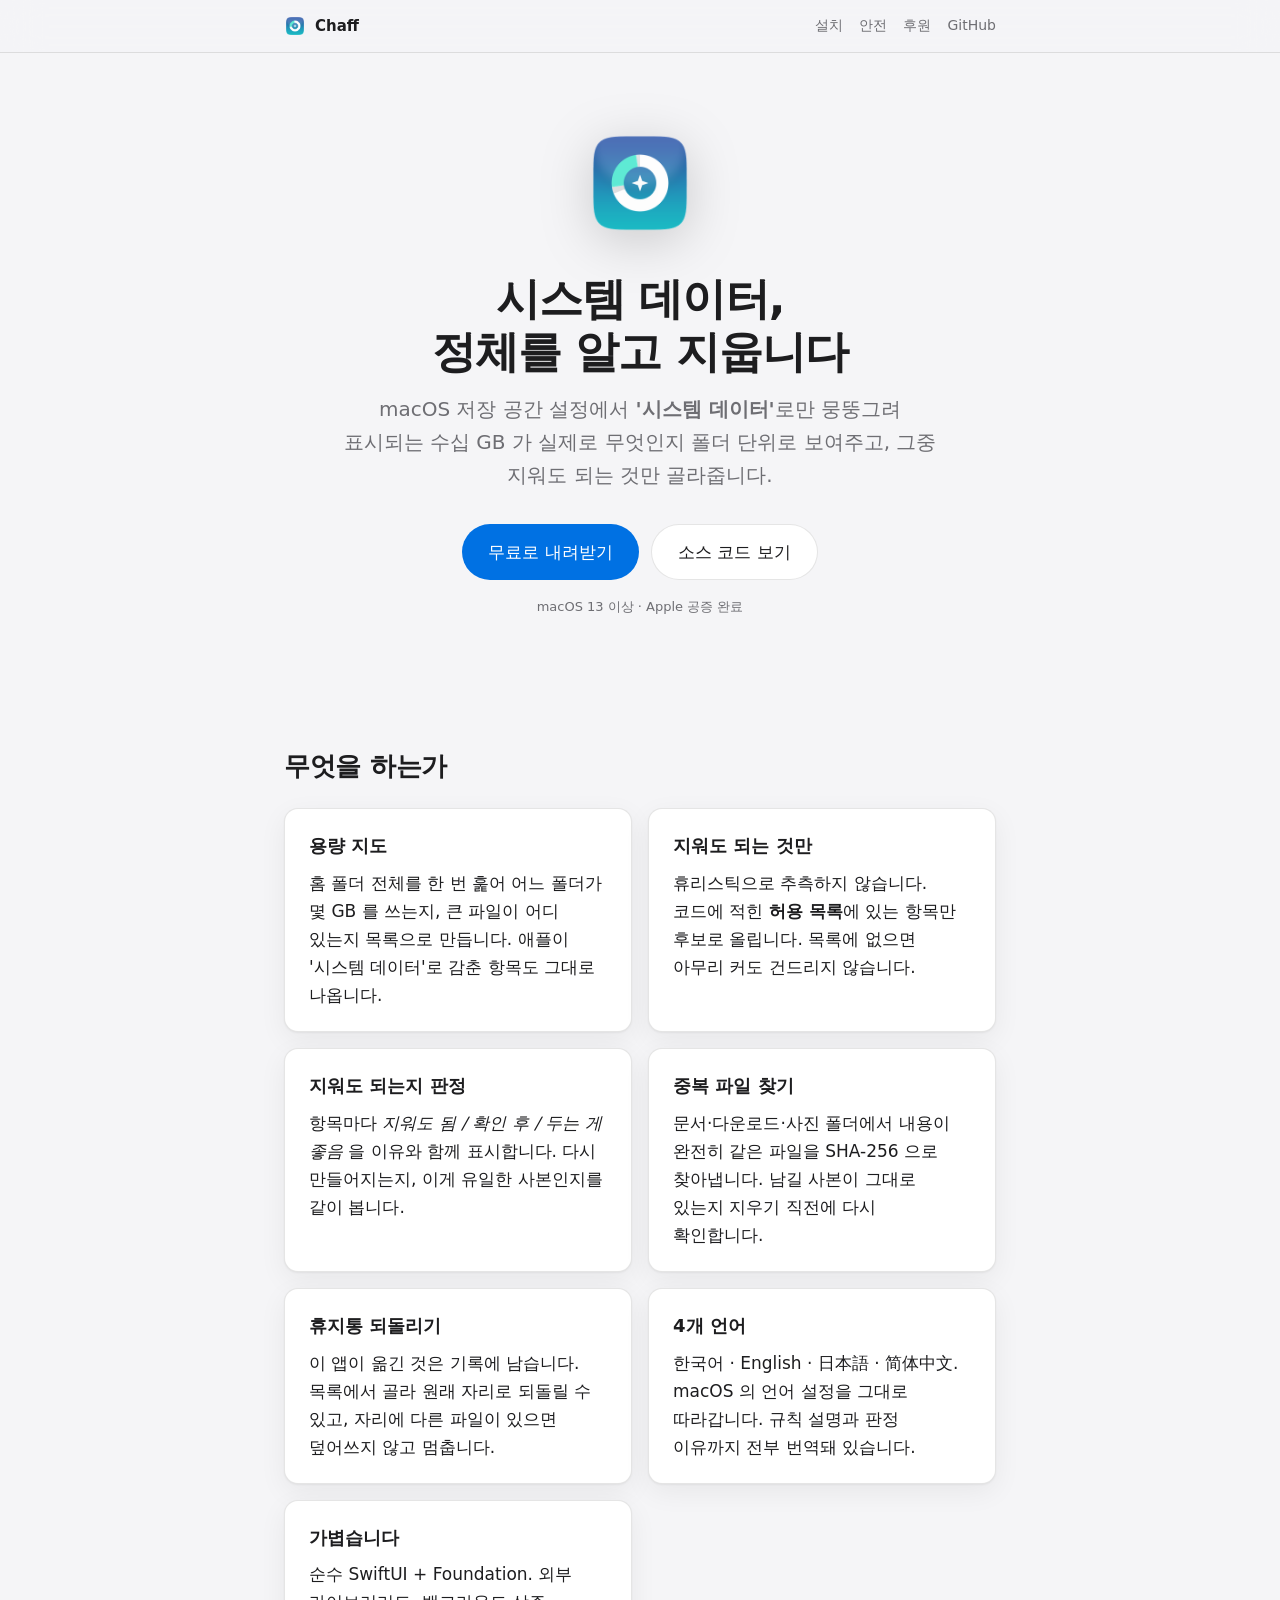
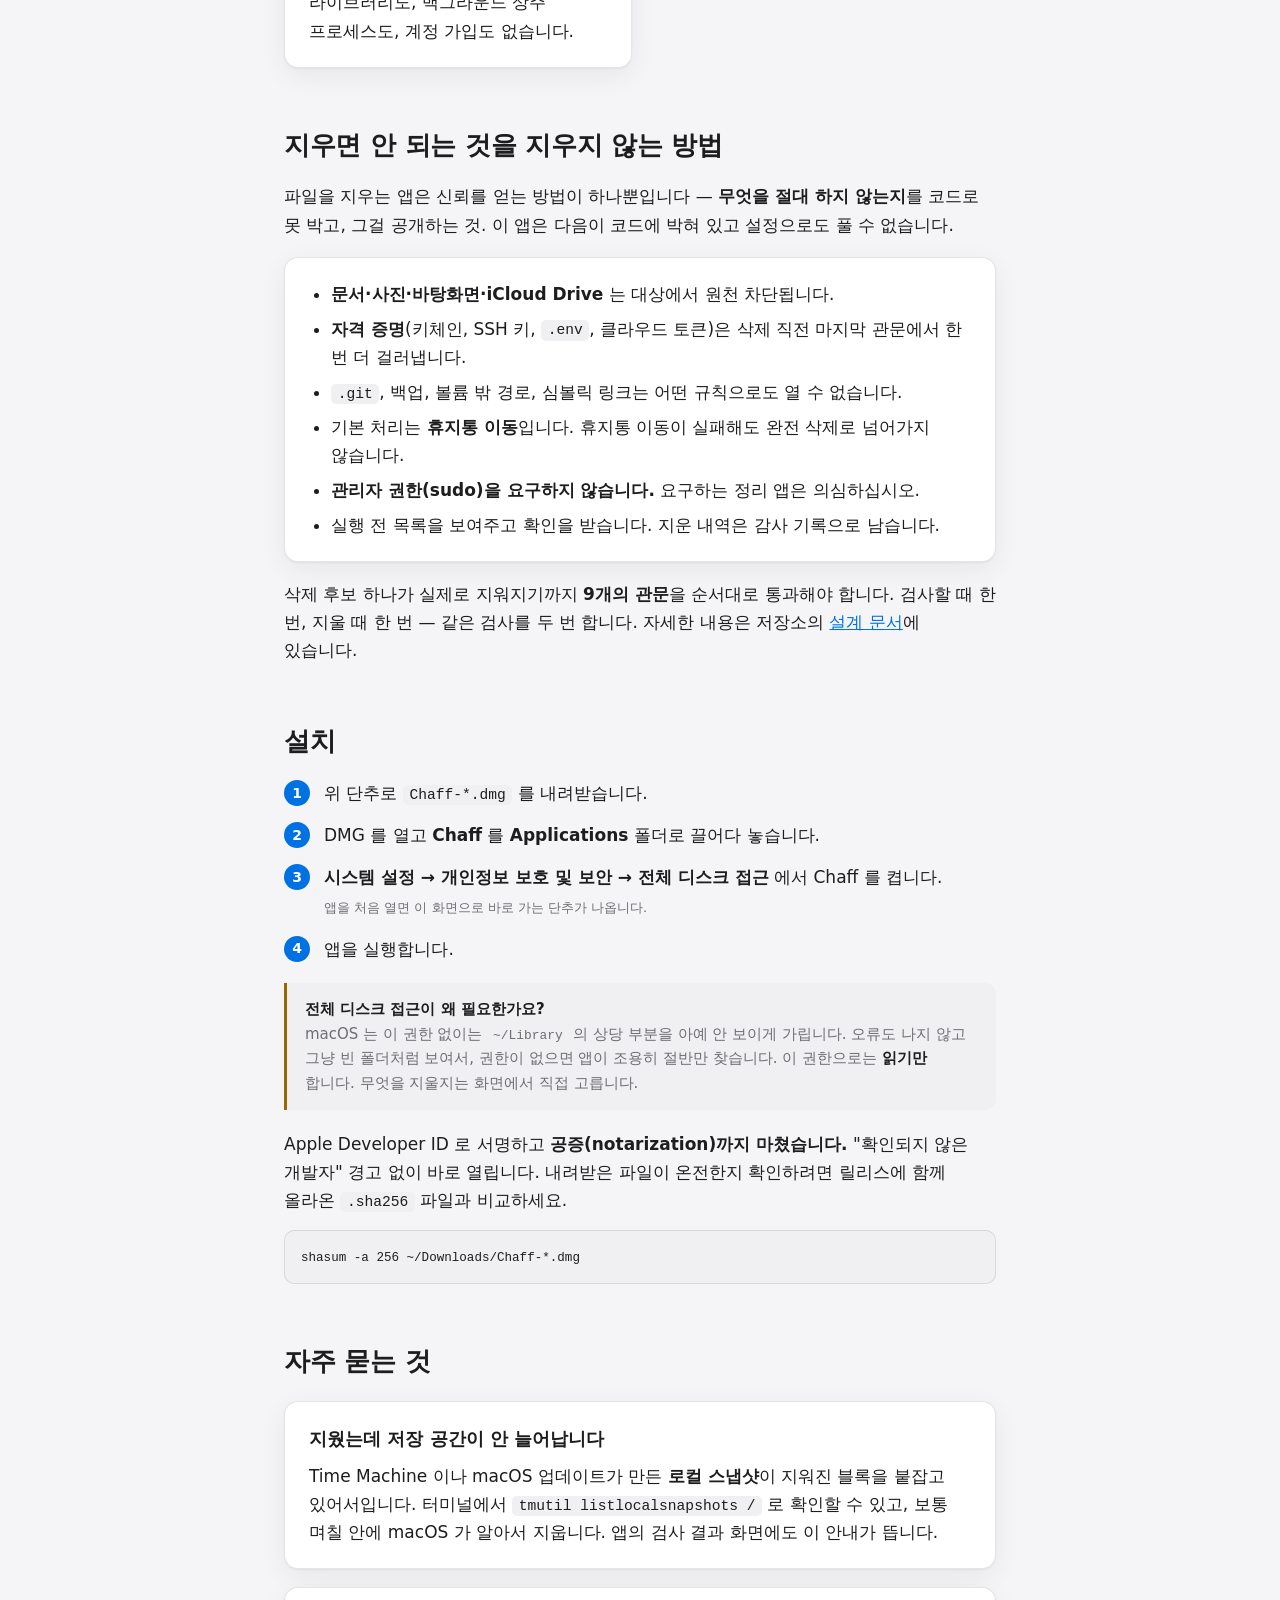
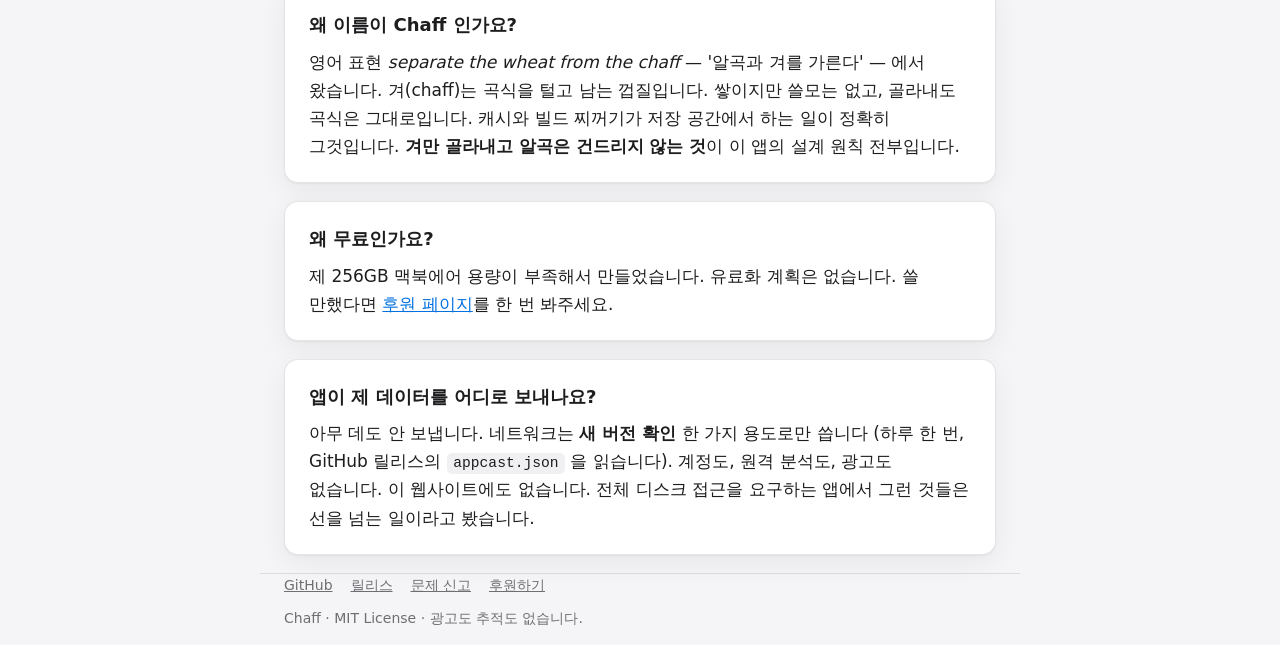
<file: docs/index.html>
<!DOCTYPE html>
<html lang="ko">
<head>
<meta charset="utf-8">
<meta name="viewport" content="width=device-width, initial-scale=1">
<title>Chaff — 맥 저장 공간 정리</title>
<meta name="description" content="macOS 의 '시스템 데이터'가 무엇으로 차 있는지 보여주고, 지워도 되는 것만 골라 정리합니다. 무료·오픈소스·Apple 공증 완료.">
<link rel="icon" href="assets/icon.png">
<link rel="stylesheet" href="assets/site.css">

<meta property="og:type" content="website">
<meta property="og:title" content="Chaff — 맥 저장 공간 정리">
<meta property="og:description" content="'시스템 데이터'가 무엇으로 차 있는지 보여주고, 지워도 되는 것만 골라 정리합니다.">
<meta property="og:image" content="https://agshwanbong-max.github.io/my-mac/assets/icon.png">
<meta property="og:locale" content="ko_KR">
</head>
<body>

<nav class="bar">
  <div class="wrap">
    <a class="brand" href="./"><img src="assets/icon.png" alt="">Chaff</a>
    <a href="#install">설치</a>
    <a href="#safety">안전</a>
    <a href="support.html">후원</a>
    <a href="https://github.com/agshwanbong-max/my-mac">GitHub</a>
  </div>
</nav>

<main class="wrap">

  <section class="hero">
    <img class="icon" src="assets/icon.png" alt="Chaff 아이콘">
    <h1>시스템 데이터,<br>정체를 알고 지웁니다</h1>
    <p class="lead">
      macOS 저장 공간 설정에서 <strong>'시스템 데이터'</strong>로만 뭉뚱그려 표시되는
      수십 GB 가 실제로 무엇인지 폴더 단위로 보여주고, 그중 지워도 되는 것만 골라줍니다.
    </p>

    <div class="btn-row">
      <a class="btn" data-download
         href="https://github.com/agshwanbong-max/my-mac/releases/latest">
        무료로 내려받기
      </a>
      <a class="btn ghost" href="https://github.com/agshwanbong-max/my-mac">소스 코드 보기</a>
    </div>
    <p class="meta" data-release-meta>macOS 13 이상 · Apple 공증 완료</p>
  </section>

  <h2>무엇을 하는가</h2>

  <div class="grid">
    <div class="card">
      <h3>용량 지도</h3>
      <p>홈 폴더 전체를 한 번 훑어 어느 폴더가 몇 GB 를 쓰는지, 큰 파일이 어디 있는지 목록으로 만듭니다. 애플이 '시스템 데이터'로 감춘 항목도 그대로 나옵니다.</p>
    </div>
    <div class="card">
      <h3>지워도 되는 것만</h3>
      <p>휴리스틱으로 추측하지 않습니다. 코드에 적힌 <strong>허용 목록</strong>에 있는 항목만 후보로 올립니다. 목록에 없으면 아무리 커도 건드리지 않습니다.</p>
    </div>
    <div class="card">
      <h3>지워도 되는지 판정</h3>
      <p>항목마다 <em>지워도 됨 / 확인 후 / 두는 게 좋음</em> 을 이유와 함께 표시합니다. 다시 만들어지는지, 이게 유일한 사본인지를 같이 봅니다.</p>
    </div>
    <div class="card">
      <h3>중복 파일 찾기</h3>
      <p>문서·다운로드·사진 폴더에서 내용이 완전히 같은 파일을 SHA-256 으로 찾아냅니다. 남길 사본이 그대로 있는지 지우기 직전에 다시 확인합니다.</p>
    </div>
    <div class="card">
      <h3>휴지통 되돌리기</h3>
      <p>이 앱이 옮긴 것은 기록에 남습니다. 목록에서 골라 원래 자리로 되돌릴 수 있고, 자리에 다른 파일이 있으면 덮어쓰지 않고 멈춥니다.</p>
    </div>
    <div class="card">
      <h3>4개 언어</h3>
      <p>한국어 · English · 日本語 · 简体中文. macOS 의 언어 설정을 그대로 따라갑니다. 규칙 설명과 판정 이유까지 전부 번역돼 있습니다.</p>
    </div>
    <div class="card">
      <h3>가볍습니다</h3>
      <p>순수 SwiftUI + Foundation. 외부 라이브러리도, 백그라운드 상주 프로세스도, 계정 가입도 없습니다.</p>
    </div>
  </div>

  <h2 id="safety">지우면 안 되는 것을 지우지 않는 방법</h2>

  <p>
    파일을 지우는 앱은 신뢰를 얻는 방법이 하나뿐입니다 — <strong>무엇을 절대 하지 않는지</strong>를
    코드로 못 박고, 그걸 공개하는 것. 이 앱은 다음이 코드에 박혀 있고 설정으로도 풀 수 없습니다.
  </p>

  <div class="card">
    <ul>
      <li><strong>문서·사진·바탕화면·iCloud Drive</strong> 는 대상에서 원천 차단됩니다.</li>
      <li><strong>자격 증명</strong>(키체인, SSH 키, <code>.env</code>, 클라우드 토큰)은 삭제 직전 마지막 관문에서 한 번 더 걸러냅니다.</li>
      <li><code>.git</code>, 백업, 볼륨 밖 경로, 심볼릭 링크는 어떤 규칙으로도 열 수 없습니다.</li>
      <li>기본 처리는 <strong>휴지통 이동</strong>입니다. 휴지통 이동이 실패해도 완전 삭제로 넘어가지 않습니다.</li>
      <li><strong>관리자 권한(sudo)을 요구하지 않습니다.</strong> 요구하는 정리 앱은 의심하십시오.</li>
      <li>실행 전 목록을 보여주고 확인을 받습니다. 지운 내역은 감사 기록으로 남습니다.</li>
    </ul>
  </div>

  <p>
    삭제 후보 하나가 실제로 지워지기까지 <strong>9개의 관문</strong>을 순서대로 통과해야 합니다.
    검사할 때 한 번, 지울 때 한 번 — 같은 검사를 두 번 합니다.
    자세한 내용은 저장소의
    <a href="https://github.com/agshwanbong-max/my-mac/blob/main/docs/DESIGN.md">설계 문서</a>에 있습니다.
  </p>

  <h2 id="install">설치</h2>

  <ol class="steps">
    <li>위 단추로 <code>Chaff-*.dmg</code> 를 내려받습니다.</li>
    <li>DMG 를 열고 <strong>Chaff</strong> 를 <strong>Applications</strong> 폴더로 끌어다 놓습니다.</li>
    <li>
      <strong>시스템 설정 → 개인정보 보호 및 보안 → 전체 디스크 접근</strong> 에서
      Chaff 를 켭니다.
      <p class="meta" style="margin-top:6px">
        앱을 처음 열면 이 화면으로 바로 가는 단추가 나옵니다.
      </p>
    </li>
    <li>앱을 실행합니다.</li>
  </ol>

  <div class="note">
    <strong>전체 디스크 접근이 왜 필요한가요?</strong><br>
    macOS 는 이 권한 없이는 <code>~/Library</code> 의 상당 부분을 아예 안 보이게 가립니다.
    오류도 나지 않고 그냥 빈 폴더처럼 보여서, 권한이 없으면 앱이 조용히 절반만 찾습니다.
    이 권한으로는 <strong>읽기만</strong> 합니다. 무엇을 지울지는 화면에서 직접 고릅니다.
  </div>

  <p>
    Apple Developer ID 로 서명하고 <strong>공증(notarization)까지 마쳤습니다.</strong>
    "확인되지 않은 개발자" 경고 없이 바로 열립니다.
    내려받은 파일이 온전한지 확인하려면 릴리스에 함께 올라온
    <code>.sha256</code> 파일과 비교하세요.
  </p>

  <pre><code>shasum -a 256 ~/Downloads/Chaff-*.dmg</code></pre>

  <h2>자주 묻는 것</h2>

  <div class="card">
    <h3>지웠는데 저장 공간이 안 늘어납니다</h3>
    <p>
      Time Machine 이나 macOS 업데이트가 만든 <strong>로컬 스냅샷</strong>이 지워진 블록을
      붙잡고 있어서입니다. 터미널에서 <code>tmutil listlocalsnapshots /</code> 로 확인할 수 있고,
      보통 며칠 안에 macOS 가 알아서 지웁니다. 앱의 검사 결과 화면에도 이 안내가 뜹니다.
    </p>
  </div>

  <div class="card">
    <h3>왜 이름이 Chaff 인가요?</h3>
    <p>
      영어 표현 <em>separate the wheat from the chaff</em> — '알곡과 겨를 가른다' — 에서 왔습니다.
      겨(chaff)는 곡식을 털고 남는 껍질입니다. 쌓이지만 쓸모는 없고, 골라내도 곡식은 그대로입니다.
      캐시와 빌드 찌꺼기가 저장 공간에서 하는 일이 정확히 그것입니다.
      <strong>겨만 골라내고 알곡은 건드리지 않는 것</strong>이 이 앱의 설계 원칙 전부입니다.
    </p>
  </div>

  <div class="card">
    <h3>왜 무료인가요?</h3>
    <p>
      제 256GB 맥북에어 용량이 부족해서 만들었습니다. 유료화 계획은 없습니다.
      쓸 만했다면 <a href="support.html">후원 페이지</a>를 한 번 봐주세요.
    </p>
  </div>

  <div class="card">
    <h3>앱이 제 데이터를 어디로 보내나요?</h3>
    <p>
      아무 데도 안 보냅니다. 네트워크는 <strong>새 버전 확인</strong> 한 가지 용도로만 씁니다
      (하루 한 번, GitHub 릴리스의 <code>appcast.json</code> 을 읽습니다).
      계정도, 원격 분석도, 광고도 없습니다. 이 웹사이트에도 없습니다.
      전체 디스크 접근을 요구하는 앱에서 그런 것들은 선을 넘는 일이라고 봤습니다.
    </p>
  </div>

</main>

<footer class="wrap">
  <div class="links">
    <a href="https://github.com/agshwanbong-max/my-mac">GitHub</a>
    <a href="https://github.com/agshwanbong-max/my-mac/releases">릴리스</a>
    <a href="https://github.com/agshwanbong-max/my-mac/issues">문제 신고</a>
    <a href="support.html">후원하기</a>
  </div>
  <p>Chaff · MIT License · 광고도 추적도 없습니다.</p>
</footer>

<script type="module" src="assets/release.js"></script>
</body>
</html>
</file>
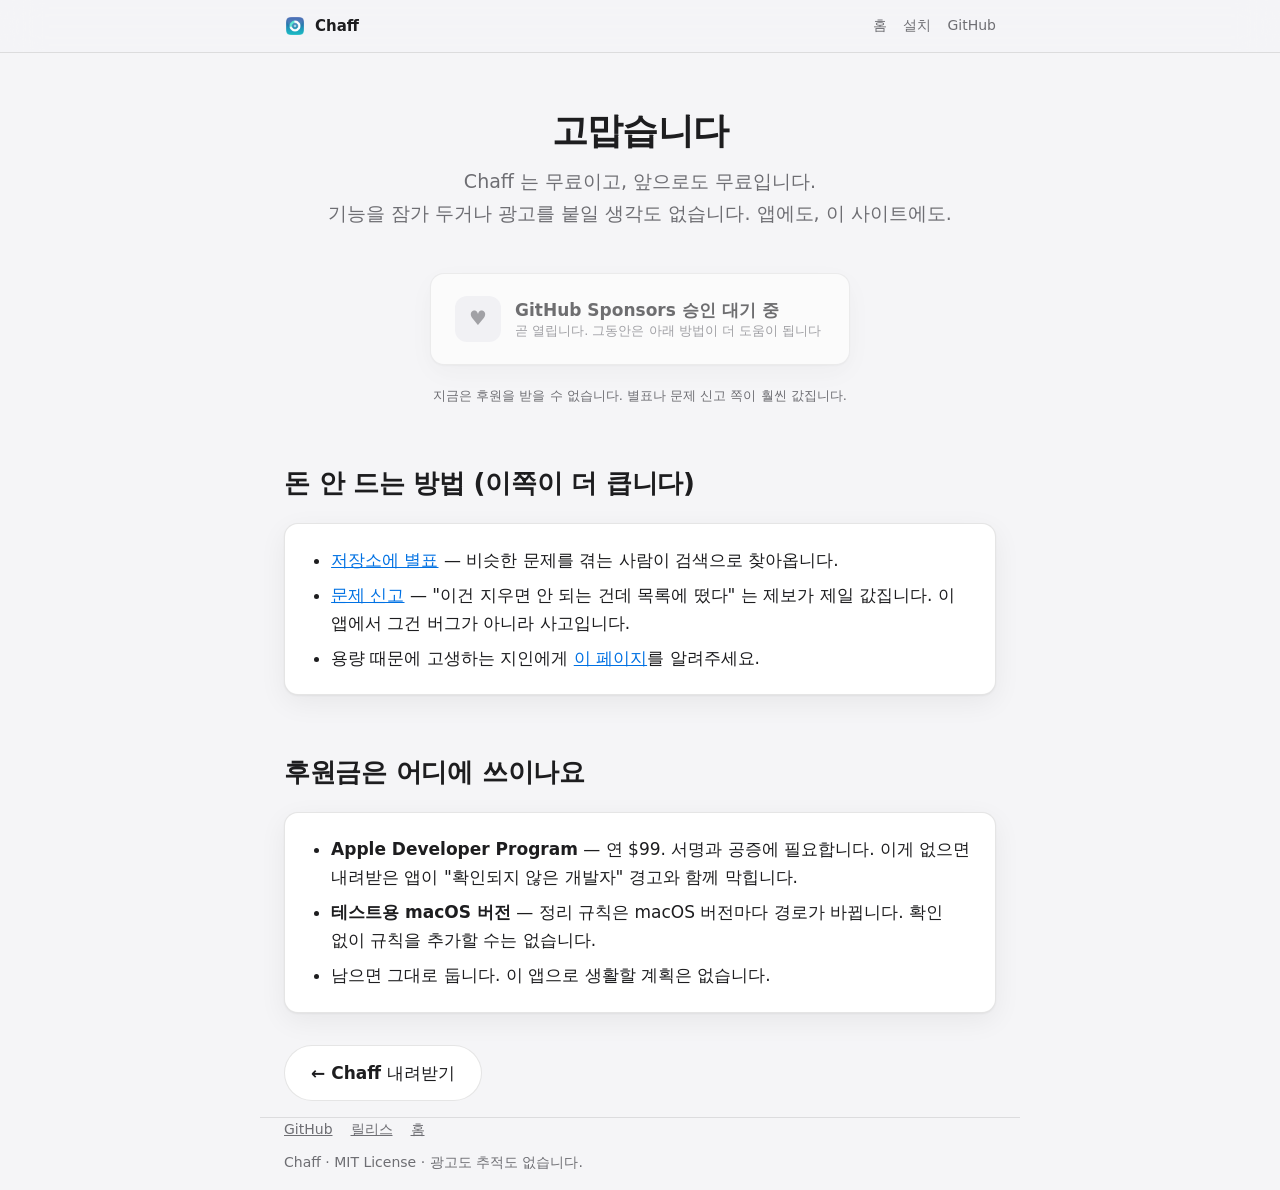
<file: docs/support.html>
<!DOCTYPE html>
<html lang="ko">
<head>
<meta charset="utf-8">
<meta name="viewport" content="width=device-width, initial-scale=1">
<title>Chaff 후원하기</title>
<meta name="description" content="Chaff 는 무료이고 앞으로도 무료입니다. 계속 만들 수 있게 도와주세요.">
<link rel="icon" href="assets/icon.png">
<link rel="stylesheet" href="assets/site.css">
<style>
  .donate {
    display: flex;
    align-items: center;
    gap: 14px;
    text-decoration: none;
    color: inherit;
    margin: 0;
    transition: transform 0.12s ease, border-color 0.12s ease;
  }
  .donate:hover { transform: translateY(-2px); border-color: var(--tint); }
  /* 승인 대기 중에는 자리만 지킨다. 눌리는 것처럼 보이면 안 된다. */
  .donate.pending { opacity: 0.62; cursor: default; }
  .donate.pending:hover { transform: none; border-color: var(--border); }
  .donate.pending .donate-mark { background: var(--surface-2); color: var(--text-dim); }
  .donate-mark {
    width: 46px;
    height: 46px;
    flex: none;
    border-radius: 12px;
    display: grid;
    place-items: center;
    font-size: 20px;
    background: #db61a2;
    color: #ffffff;
  }
  /* 후원 카드는 하나뿐이라 격자로 늘어뜨리지 않는다. */
  .grid[data-donate] { grid-template-columns: 1fr; max-width: 420px; margin-inline: auto; }
  .donate-text { display: flex; flex-direction: column; line-height: 1.35; }
  .donate-text small { color: var(--text-dim); font-size: 13px; }
  .thanks {
    text-align: center;
    padding: 56px 0 8px;
  }
  .thanks h1 { font-size: 36px; }
</style>
</head>
<body>

<nav class="bar">
  <div class="wrap">
    <a class="brand" href="./"><img src="assets/icon.png" alt="">Chaff</a>
    <a href="./">홈</a>
    <a href="./#install">설치</a>
    <a href="https://github.com/agshwanbong-max/my-mac">GitHub</a>
  </div>
</nav>

<main class="wrap">

  <section class="thanks">
    <h1>고맙습니다</h1>
    <p class="lead" style="color:var(--text-dim);font-size:19px">
      Chaff 는 무료이고, 앞으로도 무료입니다.<br>
      기능을 잠가 두거나 광고를 붙일 생각도 없습니다. 앱에도, 이 사이트에도.
    </p>
  </section>

  <div class="grid" data-donate></div>

  <p class="meta" style="text-align:center" data-donate-note>
    금액은 자유입니다. 커피 한 잔이면 충분하고, 안 하셔도 아무것도 달라지지 않습니다.
  </p>

  <h2>돈 안 드는 방법 (이쪽이 더 큽니다)</h2>

  <div class="card">
    <ul>
      <li>
        <a href="https://github.com/agshwanbong-max/my-mac">저장소에 별표</a> —
        비슷한 문제를 겪는 사람이 검색으로 찾아옵니다.
      </li>
      <li>
        <a href="https://github.com/agshwanbong-max/my-mac/issues">문제 신고</a> —
        "이건 지우면 안 되는 건데 목록에 떴다" 는 제보가 제일 값집니다.
        이 앱에서 그건 버그가 아니라 사고입니다.
      </li>
      <li>
        용량 때문에 고생하는 지인에게 <a href="./">이 페이지</a>를 알려주세요.
      </li>
    </ul>
  </div>

  <h2>후원금은 어디에 쓰이나요</h2>

  <div class="card">
    <ul>
      <li><strong>Apple Developer Program</strong> — 연 $99. 서명과 공증에 필요합니다. 이게 없으면 내려받은 앱이 "확인되지 않은 개발자" 경고와 함께 막힙니다.</li>
      <li><strong>테스트용 macOS 버전</strong> — 정리 규칙은 macOS 버전마다 경로가 바뀝니다. 확인 없이 규칙을 추가할 수는 없습니다.</li>
      <li>남으면 그대로 둡니다. 이 앱으로 생활할 계획은 없습니다.</li>
    </ul>
  </div>

  <p style="margin-top:32px">
    <a class="btn ghost" href="./">← Chaff 내려받기</a>
  </p>

</main>

<footer class="wrap">
  <div class="links">
    <a href="https://github.com/agshwanbong-max/my-mac">GitHub</a>
    <a href="https://github.com/agshwanbong-max/my-mac/releases">릴리스</a>
    <a href="./">홈</a>
  </div>
  <p>Chaff · MIT License · 광고도 추적도 없습니다.</p>
</footer>

<script type="module" src="assets/support.js"></script>
</body>
</html>
</file>
<file: docs/assets/site.css>
/* Chaff 배포 페이지 공통 스타일.
   외부 폰트·프레임워크를 쓰지 않는다. 다운로드 페이지가 무거우면
   받으러 온 사람이 기다린다. */

:root {
  color-scheme: light dark;

  --bg: #f5f5f7;
  --surface: #ffffff;
  --surface-2: #f0f0f3;
  --border: rgba(0, 0, 0, 0.1);
  --text: #1d1d1f;
  --text-dim: #6e6e73;
  --tint: #0071e3;
  --tint-text: #ffffff;
  --good: #1a7f37;
  --warn: #9a6700;
  --radius: 14px;
  --shadow: 0 1px 2px rgba(0, 0, 0, 0.05), 0 8px 28px rgba(0, 0, 0, 0.06);
}

@media (prefers-color-scheme: dark) {
  :root {
    --bg: #000000;
    --surface: #1c1c1e;
    --surface-2: #2c2c2e;
    --border: rgba(255, 255, 255, 0.12);
    --text: #f5f5f7;
    --text-dim: #98989d;
    --tint: #0a84ff;
    --good: #3fb950;
    --warn: #d29922;
    --shadow: 0 1px 2px rgba(0, 0, 0, 0.4), 0 8px 28px rgba(0, 0, 0, 0.5);
  }
}

* { box-sizing: border-box; }

html { -webkit-text-size-adjust: 100%; }

body {
  margin: 0;
  background: var(--bg);
  color: var(--text);
  font-family: -apple-system, BlinkMacSystemFont, "SF Pro Text", "Pretendard",
    "Apple SD Gothic Neo", "Noto Sans KR", system-ui, sans-serif;
  font-size: 17px;
  line-height: 1.65;
  word-break: keep-all;
  overflow-wrap: anywhere;
}

.wrap {
  max-width: 760px;
  margin: 0 auto;
  padding: 0 24px;
}

/* ── 상단 막대 ─────────────────────────────────────────── */

.bar {
  position: sticky;
  top: 0;
  z-index: 10;
  background: color-mix(in srgb, var(--bg) 82%, transparent);
  backdrop-filter: saturate(180%) blur(20px);
  -webkit-backdrop-filter: saturate(180%) blur(20px);
  border-bottom: 1px solid var(--border);
}

.bar .wrap {
  display: flex;
  align-items: center;
  gap: 16px;
  height: 52px;
}

.bar a {
  color: var(--text-dim);
  text-decoration: none;
  font-size: 14px;
}

.bar a:hover { color: var(--text); }

.bar .brand {
  color: var(--text);
  font-weight: 600;
  font-size: 15px;
  margin-right: auto;
  display: flex;
  align-items: center;
  gap: 9px;
}

.bar .brand img { width: 22px; height: 22px; border-radius: 5px; }

/* ── 머리말 ────────────────────────────────────────────── */

.hero {
  text-align: center;
  padding: 72px 0 56px;
}

.hero img.icon {
  width: 116px;
  height: 116px;
  margin-bottom: 24px;
  filter: drop-shadow(0 10px 26px rgba(0, 0, 0, 0.18));
}

h1 {
  font-size: 44px;
  line-height: 1.2;
  letter-spacing: -0.02em;
  margin: 0 0 14px;
  font-weight: 700;
}

.hero p.lead {
  font-size: 20px;
  color: var(--text-dim);
  margin: 0 auto 32px;
  max-width: 30em;
}

h2 {
  font-size: 26px;
  letter-spacing: -0.01em;
  margin: 56px 0 16px;
  font-weight: 650;
}

h3 {
  font-size: 18px;
  margin: 28px 0 8px;
  font-weight: 620;
}

p { margin: 0 0 16px; }

a { color: var(--tint); }

/* ── 단추 ──────────────────────────────────────────────── */

.btn {
  display: inline-flex;
  align-items: center;
  justify-content: center;
  gap: 8px;
  padding: 13px 26px;
  border-radius: 980px;
  background: var(--tint);
  color: var(--tint-text);
  font-size: 17px;
  font-weight: 550;
  text-decoration: none;
  border: none;
  cursor: pointer;
  transition: transform 0.12s ease, filter 0.12s ease;
  font-family: inherit;
}

.btn:hover { filter: brightness(1.08); }
.btn:active { transform: scale(0.97); }

.btn.ghost {
  background: var(--surface);
  color: var(--text);
  border: 1px solid var(--border);
}

.btn-row {
  display: flex;
  gap: 12px;
  justify-content: center;
  flex-wrap: wrap;
}

.meta {
  margin-top: 16px;
  font-size: 13px;
  color: var(--text-dim);
}

/* ── 카드 ──────────────────────────────────────────────── */

.card {
  background: var(--surface);
  border: 1px solid var(--border);
  border-radius: var(--radius);
  padding: 22px 24px;
  box-shadow: var(--shadow);
  margin: 18px 0;
}

.card h3 { margin-top: 0; }
.card :last-child { margin-bottom: 0; }

.grid {
  display: grid;
  grid-template-columns: repeat(auto-fit, minmax(230px, 1fr));
  gap: 16px;
  margin: 20px 0;
}

.grid .card { margin: 0; }

.note {
  border-left: 3px solid var(--warn);
  background: var(--surface-2);
  border-radius: 0 10px 10px 0;
  padding: 14px 18px;
  font-size: 15px;
  color: var(--text-dim);
  margin: 20px 0;
}

.note strong { color: var(--text); }

ol, ul { padding-left: 1.3em; margin: 0 0 16px; }
li { margin-bottom: 7px; }

code, pre {
  font-family: ui-monospace, SFMono-Regular, "SF Mono", Menlo, monospace;
  font-size: 0.86em;
}

code {
  background: var(--surface-2);
  padding: 0.15em 0.45em;
  border-radius: 5px;
}

pre {
  background: var(--surface-2);
  border: 1px solid var(--border);
  border-radius: 10px;
  padding: 14px 16px;
  overflow-x: auto;
}

pre code { background: none; padding: 0; }

.steps { counter-reset: step; list-style: none; padding: 0; }

.steps li {
  counter-increment: step;
  position: relative;
  padding-left: 40px;
  margin-bottom: 14px;
}

.steps li::before {
  content: counter(step);
  position: absolute;
  left: 0;
  top: 1px;
  width: 26px;
  height: 26px;
  border-radius: 50%;
  background: var(--tint);
  color: var(--tint-text);
  font-size: 14px;
  font-weight: 600;
  display: grid;
  place-items: center;
}

/* ── 꼬리말 ────────────────────────────────────────────── */

footer {
  margin-top: 72px;
  padding: 28px 0 48px;
  border-top: 1px solid var(--border);
  font-size: 14px;
  color: var(--text-dim);
}

footer a { color: var(--text-dim); }

footer .links {
  display: flex;
  gap: 18px;
  flex-wrap: wrap;
  margin-bottom: 10px;
}

@media (max-width: 540px) {
  body { font-size: 16px; }
  h1 { font-size: 34px; }
  .hero { padding: 48px 0 40px; }
  .hero p.lead { font-size: 18px; }
}
</file>
